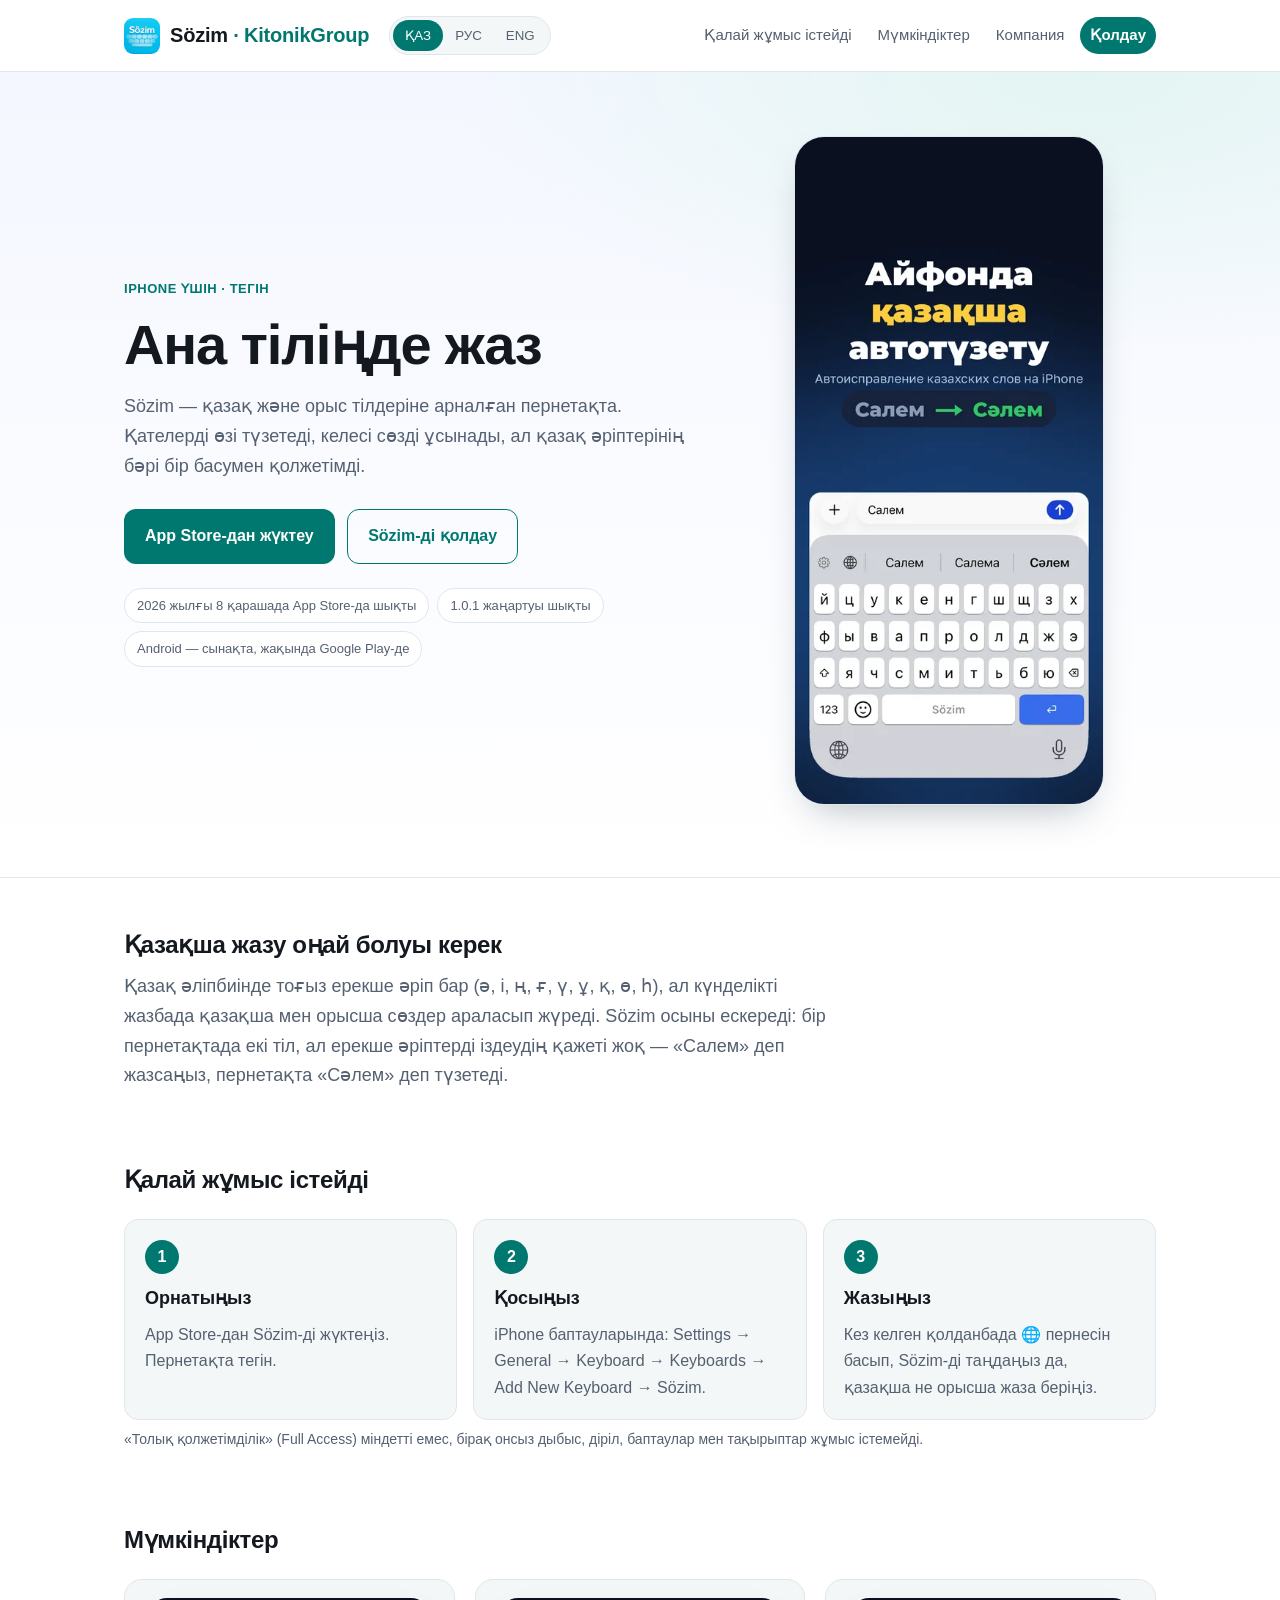
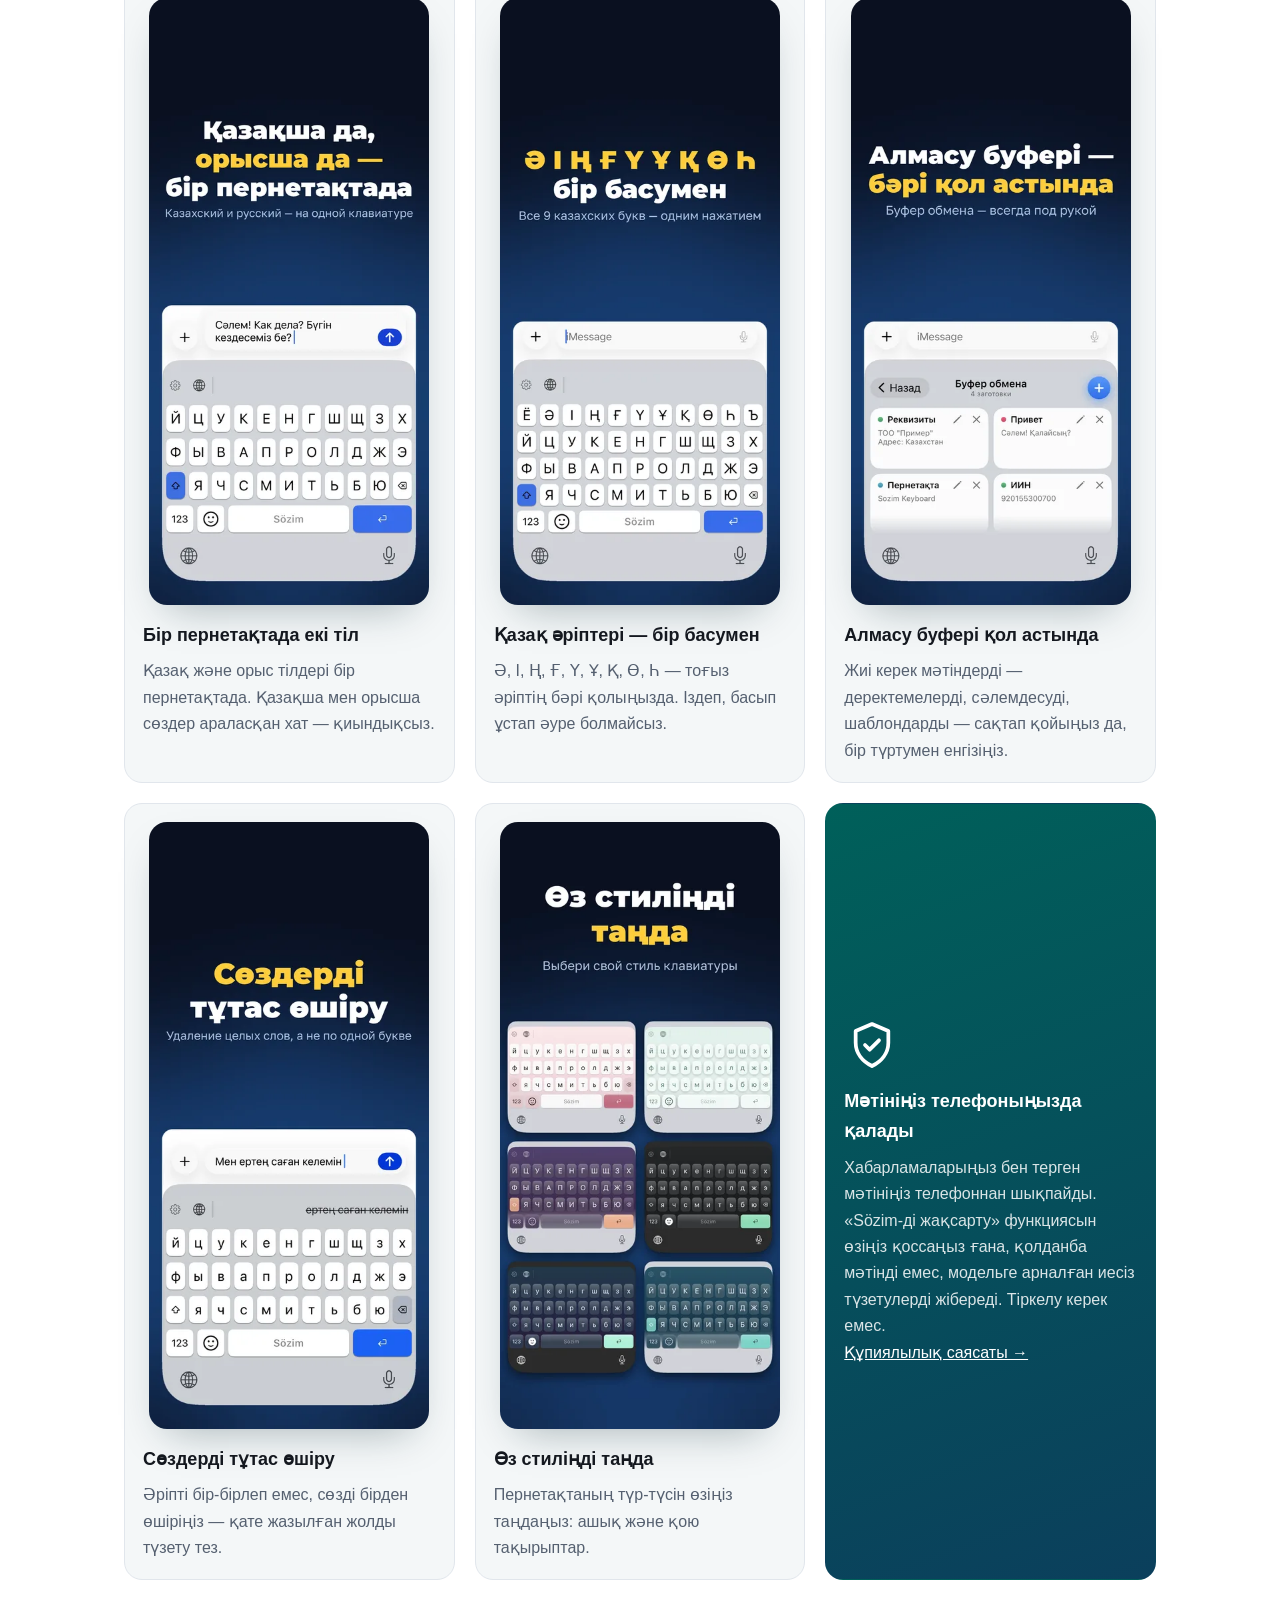
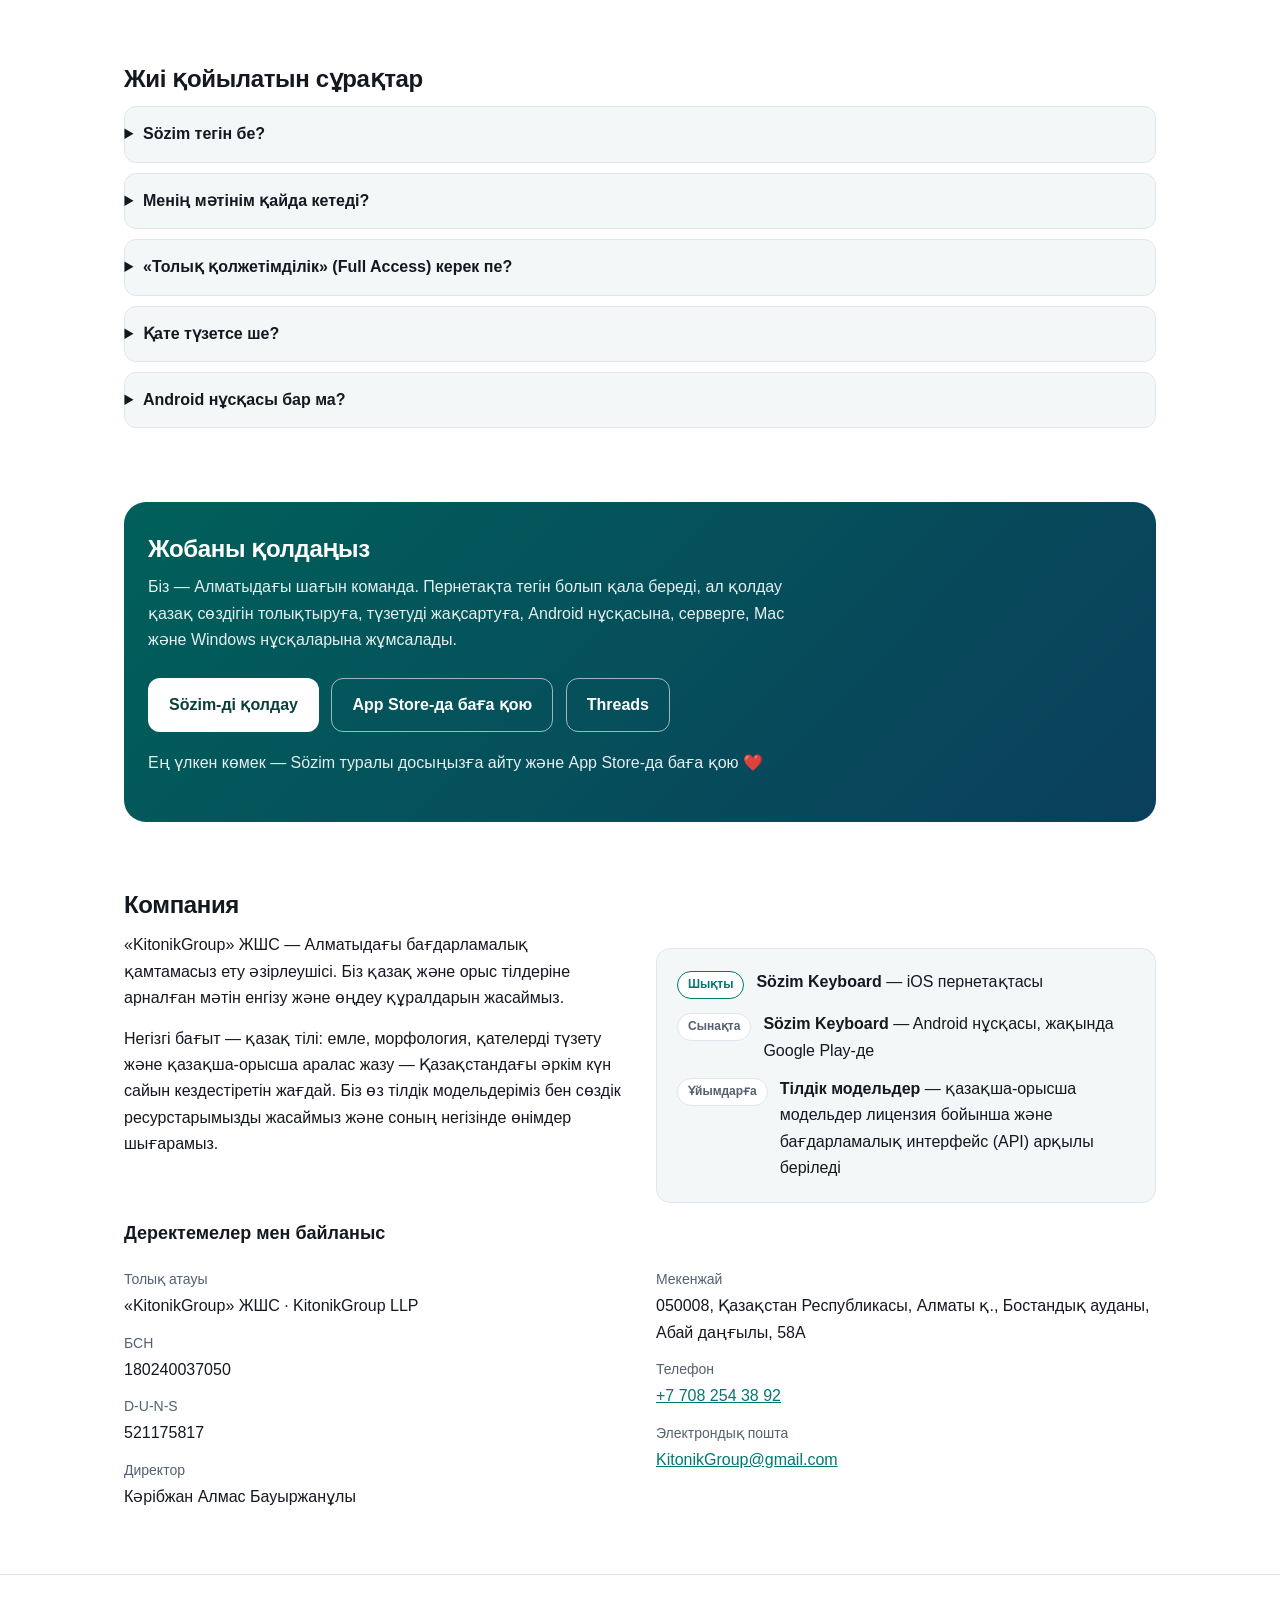
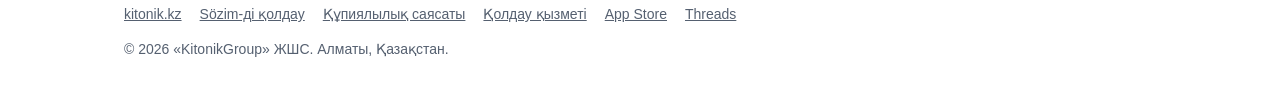
<file: index.html>
<!DOCTYPE html>
<html lang="kk" data-def="kk" data-t-kk="Sözim — iPhone-ға арналған қазақша пернетақта | KitonikGroup" data-t-ru="Sözim — казахская клавиатура для iPhone | KitonikGroup" data-t-en="Sözim — Kazakh keyboard for iPhone | KitonikGroup" data-d-kk="Sözim — қазақ және орыс тілдеріне арналған пернетақта: қателерді өзі түзетеді, қазақ әріптері бір басумен. Тегін. App Store-да." data-d-ru="Sözim — клавиатура для казахского и русского языков: сама исправляет ошибки, казахские буквы в одно нажатие. Бесплатно. В App Store." data-d-en="Sözim — a keyboard for Kazakh and Russian: fixes typos, every Kazakh letter in one tap. Free on the App Store.">
<head>
<meta charset="utf-8">
<meta name="viewport" content="width=device-width, initial-scale=1">
<title>Sözim — iPhone-ға арналған қазақша пернетақта | KitonikGroup</title>
<meta name="description" content="Sözim — қазақ және орыс тілдеріне арналған пернетақта: қателерді өзі түзетеді, қазақ әріптері бір басумен. Тегін. App Store-да.">
<meta name="color-scheme" content="light dark">
<meta property="og:title" content="Sözim — iPhone-ға арналған қазақша пернетақта | KitonikGroup">
<meta property="og:description" content="Sözim — қазақ және орыс тілдеріне арналған пернетақта: қателерді өзі түзетеді, қазақ әріптері бір басумен. Тегін. App Store-да.">
<meta property="og:image" content="https://kitonik.kz/assets/icon.jpg">
<link rel="icon" type="image/png" href="assets/favicon.png">
<link rel="apple-touch-icon" href="assets/apple-touch-icon.png">
<link rel="stylesheet" href="assets/site.css">
</head>
<body>

<header class="site">
  <div class="wrap top">
    <a class="brand" href="index.html"><img src="assets/icon-96.png" width="36" height="36" alt=""><div>Sözim<span> · KitonikGroup</span></div></a>
    <div class="lang" role="group" aria-label="Тіл · Язык · Language">
      <button type="button" data-lang="kk">ҚАЗ</button>
      <button type="button" data-lang="ru">РУС</button>
      <button type="button" data-lang="en">ENG</button>
    </div>
    <nav class="main" aria-label="Menu"><a href="index.html#how"><span data-l="kk">Қалай жұмыс істейді</span><span data-l="ru">Как это работает</span><span data-l="en">How it works</span></a><a href="index.html#features"><span data-l="kk">Мүмкіндіктер</span><span data-l="ru">Возможности</span><span data-l="en">Features</span></a><a href="index.html#company"><span data-l="kk">Компания</span><span data-l="ru">Компания</span><span data-l="en">Company</span></a><a href="qoldau/" class="pill"><span data-l="kk">Қолдау</span><span data-l="ru">Поддержать</span><span data-l="en">Support us</span></a></nav>
  </div>
</header>

<!-- ═════ HERO ═════ -->
<div class="hero">
  <div class="wrap">
    <div>
      <span class="eyebrow"><span data-l="kk">iPhone үшін · тегін</span><span data-l="ru">Для iPhone · бесплатно</span><span data-l="en">For iPhone · free</span></span>
      <h1 data-l="kk">Ана тіліңде жаз</h1><h1 data-l="ru">Пиши на родном языке</h1><h1 data-l="en">Write in your own language</h1>
      <p class="lead" data-l="kk">Sözim — қазақ және орыс тілдеріне арналған пернетақта. Қателерді өзі түзетеді, келесі сөзді ұсынады, ал қазақ әріптерінің бәрі бір басумен қолжетімді.</p><p class="lead" data-l="ru">Sözim — клавиатура для казахского и русского языков. Исправляет ошибки, подсказывает следующее слово, а все казахские буквы — в одно нажатие.</p><p class="lead" data-l="en">Sözim is a keyboard for Kazakh and Russian. It fixes typos, suggests the next word, and puts every Kazakh letter one tap away.</p>
      <p>
        <a class="btn" href="https://apps.apple.com/app/id6793591152"><span data-l="kk">App Store-дан жүктеу</span><span data-l="ru">Скачать в App Store</span><span data-l="en">Get it on the App Store</span></a>
        <a class="btn ghost" href="qoldau/"><span data-l="kk">Sözim-ді қолдау</span><span data-l="ru">Поддержать Sözim</span><span data-l="en">Support Sözim</span></a>
      </p>
      <ul class="chips">
        <li><span data-l="kk">2026 жылғы 8 қарашада App Store-да шықты</span><span data-l="ru">Вышла в App Store 8 ноября 2026</span><span data-l="en">Released on the App Store on 8 Nov 2026</span></li>
        <li><span data-l="kk">1.0.1 жаңартуы шықты</span><span data-l="ru">Вышло обновление 1.0.1</span><span data-l="en">Update 1.0.1 is out</span></li>
        <li><span data-l="kk">Android — сынақта, жақында Google Play-де</span><span data-l="ru">Android на тестировании — скоро в Google Play</span><span data-l="en">Android in testing — coming soon to Google Play</span></li>
      </ul>
    </div>
    <div>
      <img class="phone" src="assets/01-autocorrect.webp" srcset="assets/01-autocorrect.webp 420w, assets/01-autocorrect@2x.webp 840w" sizes="310px" width="420" height="910" decoding="async" alt="Sözim «Салем» сөзін «Сәлем» деп түзетеді" data-a-kk="Sözim «Салем» сөзін «Сәлем» деп түзетеді" data-a-ru="Sözim исправляет «Салем» на «Сәлем»" data-a-en="Sözim corrects “Салем” to “Сәлем”">
    </div>
  </div>
</div>

<main class="wrap">

<!-- ═════ ЗАЧЕМ ═════ -->
<section id="why">
  <h2 data-l="kk">Қазақша жазу оңай болуы керек</h2><h2 data-l="ru">Писать по-казахски должно быть легко</h2><h2 data-l="en">Typing Kazakh should be easy</h2>
  <p class="sec-lead" data-l="kk">Қазақ әліпбиінде тоғыз ерекше әріп бар (ә, і, ң, ғ, ү, ұ, қ, ө, һ), ал күнделікті жазбада қазақша мен орысша сөздер араласып жүреді. Sözim осыны ескереді: бір пернетақтада екі тіл, ал ерекше әріптерді іздеудің қажеті жоқ — «Салем» деп жазсаңыз, пернетақта «Сәлем» деп түзетеді.</p><p class="sec-lead" data-l="ru">В казахском алфавите девять особых букв (ә, і, ң, ғ, ү, ұ, қ, ө, һ), а в обычной переписке казахские и русские слова идут вперемешку. Sözim это учитывает: два языка на одной клавиатуре, а особые буквы не нужно искать — напишите «Салем», и клавиатура исправит на «Сәлем».</p><p class="sec-lead" data-l="en">The Kazakh alphabet has nine special letters (ә, і, ң, ғ, ү, ұ, қ, ө, һ), and everyday messages mix Kazakh and Russian words. Sözim is built for exactly that: two languages on one keyboard, and no hunting for special letters — type “Салем” and it corrects to “Сәлем”.</p>
</section>

<!-- ═════ КАК ЭТО РАБОТАЕТ ═════ -->
<section id="how">
  <h2 data-l="kk">Қалай жұмыс істейді</h2><h2 data-l="ru">Как это работает</h2><h2 data-l="en">How it works</h2>
  <ol class="steps">
    <li>
      <h3 data-l="kk">Орнатыңыз</h3><h3 data-l="ru">Установите</h3><h3 data-l="en">Install</h3>
      <p data-l="kk">App Store-дан Sözim-ді жүктеңіз. Пернетақта тегін.</p><p data-l="ru">Скачайте Sözim в App Store. Клавиатура бесплатна.</p><p data-l="en">Get Sözim from the App Store. The keyboard is free.</p>
    </li>
    <li>
      <h3 data-l="kk">Қосыңыз</h3><h3 data-l="ru">Добавьте клавиатуру</h3><h3 data-l="en">Add the keyboard</h3>
      <p data-l="kk">iPhone баптауларында: Settings → General → Keyboard → Keyboards → Add New Keyboard → Sözim.</p><p data-l="ru">В настройках iPhone: Настройки → Основные → Клавиатура → Клавиатуры → Новые клавиатуры → Sözim.</p><p data-l="en">In iPhone Settings: General → Keyboard → Keyboards → Add New Keyboard → Sözim.</p>
    </li>
    <li>
      <h3 data-l="kk">Жазыңыз</h3><h3 data-l="ru">Пишите</h3><h3 data-l="en">Start typing</h3>
      <p data-l="kk">Кез келген қолданбада 🌐 пернесін басып, Sözim-ді таңдаңыз да, қазақша не орысша жаза беріңіз.</p><p data-l="ru">В любом приложении нажмите 🌐, выберите Sözim — и пишите на казахском или русском.</p><p data-l="en">In any app, tap 🌐, choose Sözim, and write in Kazakh or Russian.</p>
    </li>
  </ol>
  <p class="note" data-l="kk">«Толық қолжетімділік» (Full Access) міндетті емес, бірақ онсыз дыбыс, діріл, баптаулар мен тақырыптар жұмыс істемейді.</p><p class="note" data-l="ru">«Полный доступ» (Full Access) необязателен, но без него не работают звук, вибрация, настройки и темы из приложения.</p><p class="note" data-l="en">Full Access is optional, but without it key sounds, vibration, settings and themes from the app won’t work.</p>
</section>

<!-- ═════ ВОЗМОЖНОСТИ ═════ -->
<section id="features">
  <h2 data-l="kk">Мүмкіндіктер</h2><h2 data-l="ru">Возможности</h2><h2 data-l="en">Features</h2>
  <div class="feat">
    <article class="fcard">
      <img src="assets/02-two-langs.webp" srcset="assets/02-two-langs.webp 420w, assets/02-two-langs@2x.webp 840w" sizes="(max-width:640px) 280px, 320px" width="420" height="910" loading="lazy" decoding="async" alt="Екі тілді пернетақта: қазақша және орысша мәтін" data-a-kk="Екі тілді пернетақта: қазақша және орысша мәтін" data-a-ru="Клавиатура с двумя языками: казахский и русский текст" data-a-en="Keyboard with two languages: Kazakh and Russian text">
      <h3 data-l="kk">Бір пернетақтада екі тіл</h3><h3 data-l="ru">Два языка на одной клавиатуре</h3><h3 data-l="en">Two languages, one keyboard</h3>
      <p data-l="kk">Қазақ және орыс тілдері бір пернетақтада. Қазақша мен орысша сөздер араласқан хат — қиындықсыз.</p><p data-l="ru">Казахский и русский — на одной клавиатуре. Сообщения, где казахские и русские слова идут вперемешку, больше не проблема.</p><p data-l="en">Kazakh and Russian live on one keyboard. Messages that mix both languages are no longer a hassle.</p>
    </article>
    <article class="fcard">
      <img src="assets/03-kaz-row.webp" srcset="assets/03-kaz-row.webp 420w, assets/03-kaz-row@2x.webp 840w" sizes="(max-width:640px) 280px, 320px" width="420" height="910" loading="lazy" decoding="async" alt="Қазақ әріптерінің қатары" data-a-kk="Қазақ әріптерінің қатары" data-a-ru="Ряд казахских букв" data-a-en="Row of Kazakh letters">
      <h3 data-l="kk">Қазақ әріптері — бір басумен</h3><h3 data-l="ru">Казахские буквы — одним нажатием</h3><h3 data-l="en">Kazakh letters in one tap</h3>
      <p data-l="kk">Ә, І, Ң, Ғ, Ү, Ұ, Қ, Ө, Һ — тоғыз әріптің бәрі қолыңызда. Іздеп, басып ұстап әуре болмайсыз.</p><p data-l="ru">Ә, І, Ң, Ғ, Ү, Ұ, Қ, Ө, Һ — все девять казахских букв под рукой. Не нужно искать их и удерживать клавиши.</p><p data-l="en">Ә, І, Ң, Ғ, Ү, Ұ, Қ, Ө, Һ — all nine Kazakh letters are right there. No searching, no long-presses.</p>
    </article>
    <article class="fcard">
      <img src="assets/04-clipboard.webp" srcset="assets/04-clipboard.webp 420w, assets/04-clipboard@2x.webp 840w" sizes="(max-width:640px) 280px, 320px" width="420" height="910" loading="lazy" decoding="async" alt="Алмасу буфері: сақталған жазбалар" data-a-kk="Алмасу буфері: сақталған жазбалар" data-a-ru="Буфер обмена: сохранённые заметки" data-a-en="Clipboard with saved notes">
      <h3 data-l="kk">Алмасу буфері қол астында</h3><h3 data-l="ru">Буфер обмена — всегда под рукой</h3><h3 data-l="en">Clipboard always at hand</h3>
      <p data-l="kk">Жиі керек мәтіндерді — деректемелерді, сәлемдесуді, шаблондарды — сақтап қойыңыз да, бір түртумен енгізіңіз.</p><p data-l="ru">Сохраняйте нужные тексты — реквизиты, приветствия, заготовки — и вставляйте одним касанием.</p><p data-l="en">Save the texts you reuse — bank details, greetings, templates — and paste them with one tap.</p>
    </article>
    <article class="fcard">
      <img src="assets/05-delete.webp" srcset="assets/05-delete.webp 420w, assets/05-delete@2x.webp 840w" sizes="(max-width:640px) 280px, 320px" width="420" height="910" loading="lazy" decoding="async" alt="Сөзді тұтас өшіру" data-a-kk="Сөзді тұтас өшіру" data-a-ru="Удаление слова целиком" data-a-en="Deleting a whole word">
      <h3 data-l="kk">Сөздерді тұтас өшіру</h3><h3 data-l="ru">Удаление целых слов</h3><h3 data-l="en">Delete whole words</h3>
      <p data-l="kk">Әріпті бір-бірлеп емес, сөзді бірден өшіріңіз — қате жазылған жолды түзету тез.</p><p data-l="ru">Удаляйте сразу слово, а не по одной букве — исправлять опечатки быстрее.</p><p data-l="en">Remove a whole word at once instead of one letter at a time — fixing typos is faster.</p>
    </article>
    <article class="fcard">
      <img src="assets/06-themes.webp" srcset="assets/06-themes.webp 420w, assets/06-themes@2x.webp 840w" sizes="(max-width:640px) 280px, 320px" width="420" height="910" loading="lazy" decoding="async" alt="Пернетақта тақырыптары" data-a-kk="Пернетақта тақырыптары" data-a-ru="Темы клавиатуры" data-a-en="Keyboard themes">
      <h3 data-l="kk">Өз стиліңді таңда</h3><h3 data-l="ru">Выберите свой стиль</h3><h3 data-l="en">Pick your style</h3>
      <p data-l="kk">Пернетақтаның түр-түсін өзіңіз таңдаңыз: ашық және қою тақырыптар.</p><p data-l="ru">Выберите цвет и вид клавиатуры: есть светлые и тёмные темы.</p><p data-l="en">Choose how your keyboard looks: there are light and dark themes.</p>
    </article>
    <article class="fcard priv">
      <svg viewBox="0 0 24 24" fill="none" stroke="currentColor" stroke-width="1.6" stroke-linecap="round" stroke-linejoin="round" aria-hidden="true"><path d="M12 3l7 3v5c0 4.5-3 8-7 10-4-2-7-5.5-7-10V6z"/><path d="M9 12l2 2 4-4"/></svg>
      <h3 data-l="kk">Мәтініңіз телефоныңызда қалады</h3><h3 data-l="ru">Ваш текст остаётся на телефоне</h3><h3 data-l="en">Your text stays on your phone</h3>
      <p data-l="kk">Хабарламаларыңыз бен терген мәтініңіз телефоннан шықпайды. «Sözim-ді жақсарту» функциясын өзіңіз қоссаңыз ғана, қолданба мәтінді емес, модельге арналған иесіз түзетулерді жібереді. Тіркелу керек емес.</p><p data-l="ru">Ваши сообщения и набранный текст не уходят с телефона. Только если вы сами включите «Улучшать Sözim», приложение отправляет обезличенные поправки к модели — не ваш текст. Регистрация не нужна.</p><p data-l="en">Your messages and what you type never leave your phone. Only if you turn on “Improve Sözim” does the app send anonymized model updates — never your text. No sign-up needed.</p>
      <p><a href="privacy.html"><span data-l="kk">Құпиялылық саясаты →</span><span data-l="ru">Политика конфиденциальности →</span><span data-l="en">Privacy policy →</span></a></p>
    </article>
  </div>
</section>

<!-- ═════ FAQ ═════ -->
<section id="faq">
  <h2 data-l="kk">Жиі қойылатын сұрақтар</h2><h2 data-l="ru">Частые вопросы</h2><h2 data-l="en">FAQ</h2>
  <details>
    <summary><span data-l="kk">Sözim тегін бе?</span><span data-l="ru">Sözim бесплатна?</span><span data-l="en">Is Sözim free?</span></summary>
    <p data-l="kk">Иә. iPhone-ға арналған пернетақта тегін және тегін болып қала береді.</p><p data-l="ru">Да. Клавиатура для iPhone бесплатна и останется бесплатной.</p><p data-l="en">Yes. The iPhone keyboard is free and will stay free.</p>
  </details>
  <details>
    <summary><span data-l="kk">Менің мәтінім қайда кетеді?</span><span data-l="ru">Куда уходит мой текст?</span><span data-l="en">Where does my text go?</span></summary>
    <p data-l="kk">Ешқайда: хабарламаларыңыз бен терген мәтініңіз телефоннан шықпайды. «Sözim-ді жақсарту» қосулы болса, тек иесіз түзетулер жіберіледі. Толығырақ — құпиялылық саясатында.</p><p data-l="ru">Никуда: сообщения и набранный текст не уходят с телефона. Если включено «Улучшать Sözim», отправляются только обезличенные поправки к модели. Подробности — в политике конфиденциальности.</p><p data-l="en">Nowhere: your messages and what you type never leave your phone. With “Improve Sözim” on, only anonymized model updates are sent. Details are in the privacy policy.</p>
  </details>
  <details>
    <summary><span data-l="kk">«Толық қолжетімділік» (Full Access) керек пе?</span><span data-l="ru">Нужен ли «Полный доступ» (Full Access)?</span><span data-l="en">Do I need to allow Full Access?</span></summary>
    <p data-l="kk">Міндетті емес, бірақ ұсынамыз. Онсыз пернетақта жазады, бірақ дыбыс, діріл, қолданбадағы баптаулар мен тақырыптар, үйренген сөздерді сақтау және алмасу буферінің дайын мәтіндері жұмыс істемейді. Толығырақ — құпиялылық саясатында.</p><p data-l="ru">Необязательно, но рекомендуем. Без него клавиатура печатает, но не работают звук, вибрация, настройки и темы из приложения, сохранение выученных слов и заготовки буфера обмена. Подробности — в политике конфиденциальности.</p><p data-l="en">Optional, but recommended. Without it the keyboard still types, but key sounds, vibration, settings and themes from the app, saving learned words and clipboard snippets won’t work. Details are in the privacy policy.</p>
  </details>
  <details>
    <summary><span data-l="kk">Қате түзетсе ше?</span><span data-l="ru">А если исправит неверно?</span><span data-l="en">What if it corrects a word wrongly?</span></summary>
    <p data-l="kk">Растаған сөздеріңіз жеке сөздікте (тек телефоныңызда) сақталады — пернетақта оларды енді түзетпейді. Қате түзету кездессе, бізге жазыңыз: теріп жазған сөзіңіз бен нәтижесін көрсетсеңіз жеткілікті.</p><p data-l="ru">Подтверждённые вами слова сохраняются в личном словаре (только на телефоне) — клавиатура больше их не исправляет. Если встретите неверное исправление, напишите нам: достаточно набранного слова и того, во что оно превратилось.</p><p data-l="en">Words you confirm are saved to a personal dictionary (on your phone only) and are no longer corrected. If you spot a wrong correction, write to us — the word you typed and what it became is all we need.</p>
  </details>
  <details>
    <summary><span data-l="kk">Android нұсқасы бар ма?</span><span data-l="ru">Есть ли версия для Android?</span><span data-l="en">Is there an Android version?</span></summary>
    <p data-l="kk">Android нұсқасы сынақта — жақында Google Play-де шығады.</p><p data-l="ru">Версия для Android на тестировании — скоро в Google Play.</p><p data-l="en">The Android version is in testing — coming soon to Google Play.</p>
  </details>
</section>

<!-- ═════ ПОДДЕРЖКА ═════ -->
<section id="support">
  <div class="band">
    <h2 data-l="kk">Жобаны қолдаңыз</h2><h2 data-l="ru">Поддержите проект</h2><h2 data-l="en">Support the project</h2>
    <p data-l="kk">Біз — Алматыдағы шағын команда. Пернетақта тегін болып қала береді, ал қолдау қазақ сөздігін толықтыруға, түзетуді жақсартуға, Android нұсқасына, серверге, Mac және Windows нұсқаларына жұмсалады.</p><p data-l="ru">Мы — небольшая команда из Алматы. Клавиатура останется бесплатной, а поддержка пойдёт на пополнение казахского словаря, улучшение исправлений, версию для Android, сервер, версии для Mac и Windows.</p><p data-l="en">We are a small team from Almaty. The keyboard will stay free, and your support goes to growing the Kazakh dictionary, improving corrections, the Android version, servers, and Mac and Windows versions.</p>
    <p>
      <a class="btn light" href="qoldau/"><span data-l="kk">Sözim-ді қолдау</span><span data-l="ru">Поддержать Sözim</span><span data-l="en">Support Sözim</span></a>
      <a class="btn line-light" href="https://apps.apple.com/app/id6793591152?action=write-review"><span data-l="kk">App Store-да баға қою</span><span data-l="ru">Оценить в App Store</span><span data-l="en">Rate on the App Store</span></a>
      <a class="btn line-light" href="https://www.threads.net/@sozim_keyboard">Threads</a>
    </p>
    <p data-l="kk">Ең үлкен көмек — Sözim туралы досыңызға айту және App Store-да баға қою ❤️</p><p data-l="ru">Самая большая помощь — рассказать о Sözim друзьям и поставить оценку в App Store ❤️</p><p data-l="en">The biggest help of all: tell a friend about Sözim and leave a rating on the App Store ❤️</p>
  </div>
</section>

<!-- ═════ КОМПАНИЯ ═════ -->
<section id="company">
  <h2 data-l="kk">Компания</h2><h2 data-l="ru">Компания</h2><h2 data-l="en">Company</h2>
  <div class="cols">
    <div>
      <p data-l="kk">«KitonikGroup» ЖШС — Алматыдағы бағдарламалық қамтамасыз ету әзірлеушісі. Біз қазақ және орыс тілдеріне арналған мәтін енгізу және өңдеу құралдарын жасаймыз.</p><p data-l="ru">ТОО «KitonikGroup» — компания по разработке программного обеспечения из Алматы. Мы делаем инструменты ввода и обработки текста для казахского и русского языков.</p><p data-l="en">KitonikGroup LLP is a software company from Almaty. We build text input and processing tools for Kazakh and Russian.</p>
      <p data-l="kk">Негізгі бағыт — қазақ тілі: емле, морфология, қателерді түзету және қазақша-орысша аралас жазу — Қазақстандағы әркім күн сайын кездестіретін жағдай. Біз өз тілдік модельдеріміз бен сөздік ресурстарымызды жасаймыз және соның негізінде өнімдер шығарамыз.</p><p data-l="ru">Основное направление — казахский язык: орфография, морфология, исправление опечаток и смешанный казахско-русский ввод, с которым ежедневно сталкивается любой житель Казахстана. Мы разрабатываем собственные языковые модели и словарные ресурсы, а также программные продукты на их основе.</p><p data-l="en">Our main focus is the Kazakh language: spelling, morphology, typo correction and mixed Kazakh–Russian input, which everyone in Kazakhstan deals with every day. We develop our own language models and dictionary resources, and build products on top of them.</p>
    </div>
    <div>
      <div class="card">
        <div class="prod"><span class="tag ok"><span data-l="kk">Шықты</span><span data-l="ru">Вышло</span><span data-l="en">Live</span></span><div><strong>Sözim Keyboard</strong> — <span data-l="kk">iOS пернетақтасы</span><span data-l="ru">клавиатура для iOS</span><span data-l="en">keyboard for iOS</span></div></div>
        <div class="prod" style="margin-top:12px"><span class="tag"><span data-l="kk">Сынақта</span><span data-l="ru">Тест</span><span data-l="en">Testing</span></span><div><strong>Sözim Keyboard</strong> — <span data-l="kk">Android нұсқасы, жақында Google Play-де</span><span data-l="ru">версия для Android, скоро в Google Play</span><span data-l="en">Android version, coming soon to Google Play</span></div></div>
        <div class="prod" style="margin-top:12px"><span class="tag"><span data-l="kk">Ұйымдарға</span><span data-l="ru">Организациям</span><span data-l="en">For orgs</span></span><div><strong><span data-l="kk">Тілдік модельдер</span><span data-l="ru">Языковые модели</span><span data-l="en">Language models</span></strong> — <span data-l="kk">қазақша-орысша модельдер лицензия бойынша және бағдарламалық интерфейс (API) арқылы беріледі</span><span data-l="ru">казахско-русские модели для исправления и предсказания текста, доступ по лицензии и через программный интерфейс (API)</span><span data-l="en">Kazakh–Russian models for text correction and prediction, available under licence and through an API</span></div></div>
      </div>
    </div>
  </div>

  <h3 data-l="kk">Деректемелер мен байланыс</h3><h3 data-l="ru">Контакты и реквизиты</h3><h3 data-l="en">Details and contacts</h3>
  <div class="cols">
    <dl>
      <dt><span data-l="kk">Толық атауы</span><span data-l="ru">Полное наименование</span><span data-l="en">Full name</span></dt><dd><span data-l="kk">«KitonikGroup» ЖШС · KitonikGroup LLP</span><span data-l="ru">ТОО «KitonikGroup» · KitonikGroup LLP</span><span data-l="en">KitonikGroup LLP · ТОО «KitonikGroup»</span></dd>
      <dt><span data-l="kk">БСН</span><span data-l="ru">БИН</span><span data-l="en">BIN</span></dt><dd>180240037050</dd>
      <dt>D-U-N-S</dt><dd>521175817</dd>
      <dt><span data-l="kk">Директор</span><span data-l="ru">Директор</span><span data-l="en">Director</span></dt><dd><span data-l="kk">Кәрібжан Алмас Бауыржанұлы</span><span data-l="ru">Кәрібжан Алмас Бауыржанұлы</span><span data-l="en">Karibzhan Almas Bauyrzhanuly</span></dd>
    </dl>
    <dl>
      <dt><span data-l="kk">Мекенжай</span><span data-l="ru">Адрес</span><span data-l="en">Address</span></dt><dd><span data-l="kk">050008, Қазақстан Республикасы, Алматы қ., Бостандық ауданы, Абай даңғылы, 58А</span><span data-l="ru">050008, Республика Казахстан, г. Алматы, Бостандыкский район, пр. Абая, д. 58А</span><span data-l="en">050008, Republic of Kazakhstan, Almaty, Bostandyk District, 58A Abay Ave.</span></dd>
      <dt><span data-l="kk">Телефон</span><span data-l="ru">Телефон</span><span data-l="en">Phone</span></dt><dd><a href="tel:+77082543892">+7 708 254 38 92</a></dd>
      <dt><span data-l="kk">Электрондық пошта</span><span data-l="ru">Электронная почта</span><span data-l="en">Email</span></dt><dd><a href="mailto:KitonikGroup@gmail.com">KitonikGroup@gmail.com</a></dd>
    </dl>
  </div>
</section>

</main>


<footer class="site">
  <div class="wrap">
    <div class="fl">
      <a href="index.html">kitonik.kz</a>
      <a href="qoldau/"><span data-l="kk">Sözim-ді қолдау</span><span data-l="ru">Поддержать Sözim</span><span data-l="en">Support Sözim</span></a>
      <a href="privacy.html"><span data-l="kk">Құпиялылық саясаты</span><span data-l="ru">Конфиденциальность</span><span data-l="en">Privacy policy</span></a>
      <a href="support.html"><span data-l="kk">Қолдау қызметі</span><span data-l="ru">Поддержка</span><span data-l="en">Help &amp; contact</span></a>
      <a href="https://apps.apple.com/app/id6793591152">App Store</a>
      <a href="https://www.threads.net/@sozim_keyboard">Threads</a>
    </div>
    <div><span data-l="kk">© 2026 «KitonikGroup» ЖШС. Алматы, Қазақстан.</span><span data-l="ru">© 2026 ТОО «KitonikGroup». Алматы, Казахстан.</span><span data-l="en">© 2026 KitonikGroup LLP. Almaty, Kazakhstan.</span></div>
  </div>
</footer>

<script src="assets/site.js"></script>
</body>
</html>
</file>
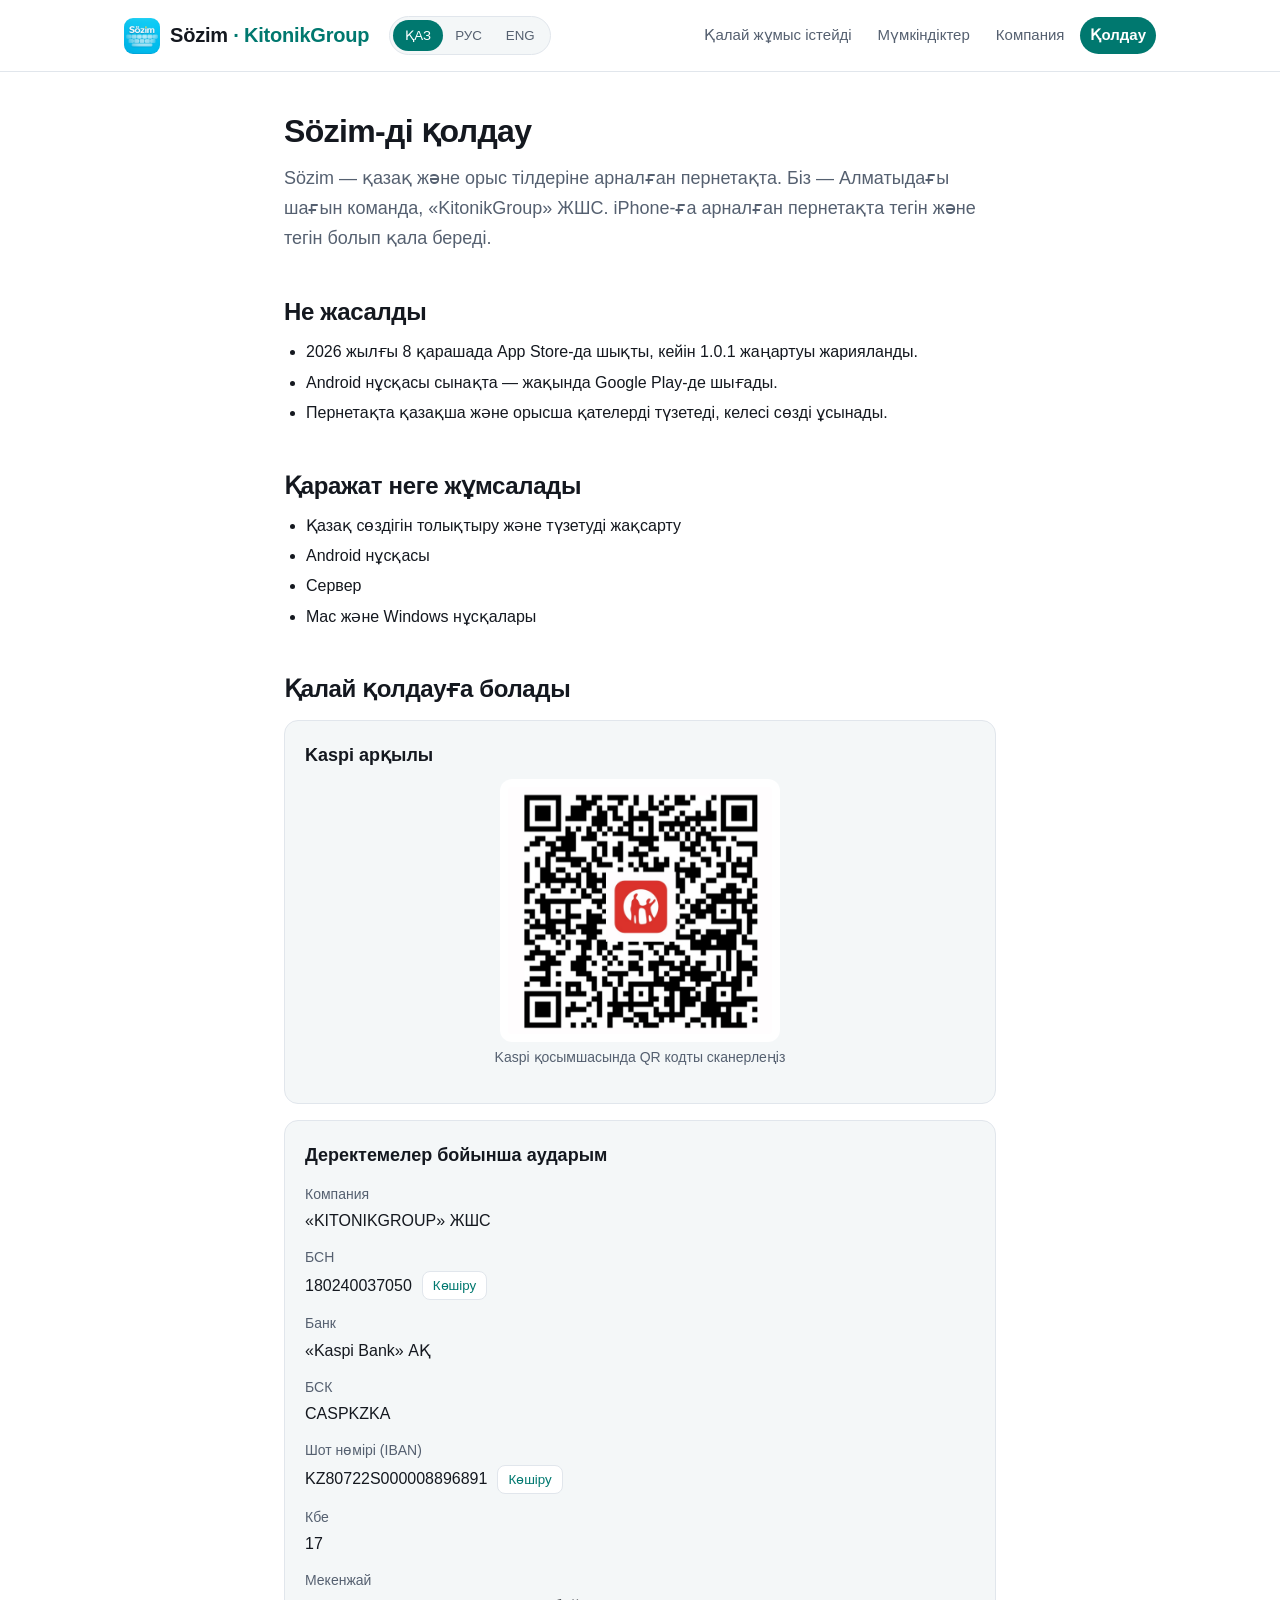
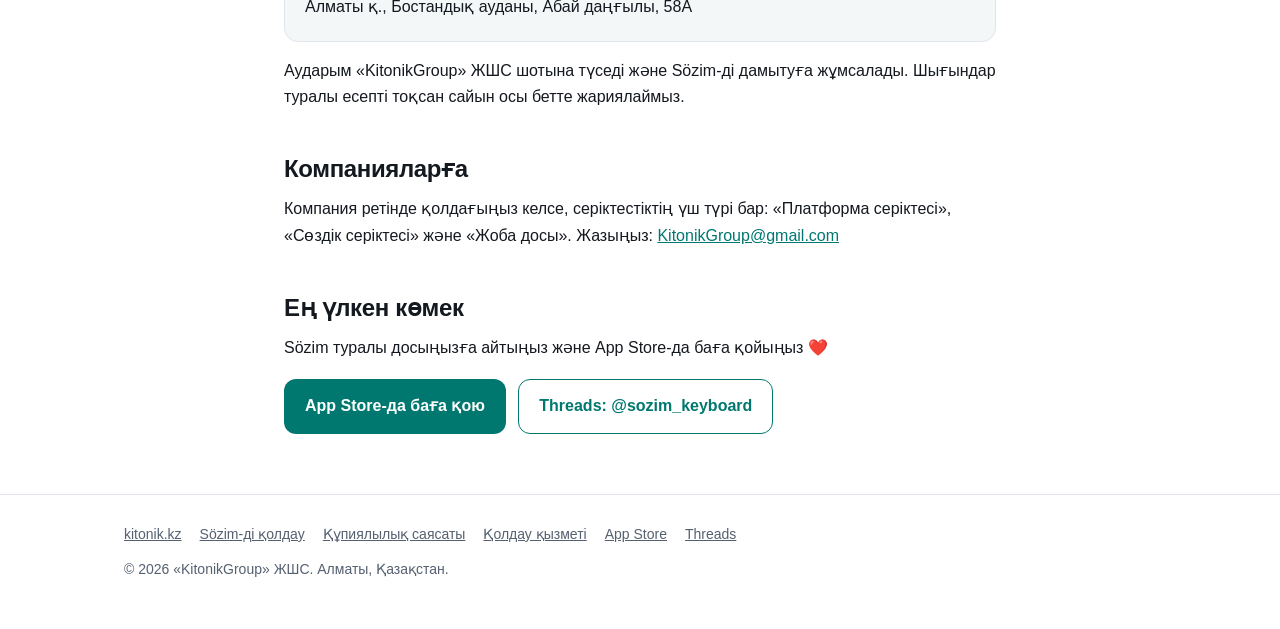
<file: qoldau/index.html>
<!DOCTYPE html>
<html lang="kk" data-def="kk" data-t-kk="Sözim-ді қолдау · Поддержать Sözim · Support Sözim" data-t-ru="Поддержать Sözim · Sözim-ді қолдау · Support Sözim" data-t-en="Support Sözim · Sözim-ді қолдау · Поддержать Sözim" data-d-kk="Sözim — қазақ және орыс тілдерінің пернетақтасы. Жобаны қолдау." data-d-ru="Sözim — клавиатура для казахского и русского языков. Поддержать проект." data-d-en="Sözim — a keyboard for Kazakh and Russian. Support the project.">
<head>
<meta charset="utf-8">
<meta name="viewport" content="width=device-width, initial-scale=1">
<title>Sözim-ді қолдау · Поддержать Sözim · Support Sözim</title>
<meta name="description" content="Sözim — қазақ және орыс тілдерінің пернетақтасы. Жобаны қолдау.">
<meta name="color-scheme" content="light dark">
<meta property="og:title" content="Sözim-ді қолдау · Поддержать Sözim · Support Sözim">
<meta property="og:description" content="Sözim — қазақ және орыс тілдерінің пернетақтасы. Жобаны қолдау.">
<meta property="og:image" content="https://kitonik.kz/assets/icon.jpg">
<link rel="icon" type="image/png" href="../assets/favicon.png">
<link rel="apple-touch-icon" href="../assets/apple-touch-icon.png">
<link rel="stylesheet" href="../assets/site.css">
</head>
<body>

<header class="site">
  <div class="wrap top">
    <a class="brand" href="../index.html"><img src="../assets/icon-96.png" width="36" height="36" alt=""><div>Sözim<span> · KitonikGroup</span></div></a>
    <div class="lang" role="group" aria-label="Тіл · Язык · Language">
      <button type="button" data-lang="kk">ҚАЗ</button>
      <button type="button" data-lang="ru">РУС</button>
      <button type="button" data-lang="en">ENG</button>
    </div>
    <nav class="main" aria-label="Menu"><a href="../index.html#how"><span data-l="kk">Қалай жұмыс істейді</span><span data-l="ru">Как это работает</span><span data-l="en">How it works</span></a><a href="../index.html#features"><span data-l="kk">Мүмкіндіктер</span><span data-l="ru">Возможности</span><span data-l="en">Features</span></a><a href="../index.html#company"><span data-l="kk">Компания</span><span data-l="ru">Компания</span><span data-l="en">Company</span></a><a href="../qoldau/" class="pill"><span data-l="kk">Қолдау</span><span data-l="ru">Поддержать</span><span data-l="en">Support us</span></a></nav>
  </div>
</header>

<main class="wrap narrow">

<!-- ═════════ ҚАЗАҚША ═════════ -->
<div data-l="kk">
  <h1>Sözim-ді қолдау</h1>
  <p class="lead">Sözim — қазақ және орыс тілдеріне арналған пернетақта. Біз — Алматыдағы шағын команда, «KitonikGroup» ЖШС. iPhone-ға арналған пернетақта тегін және тегін болып қала береді.</p>

  <h2>Не жасалды</h2>
  <ul>
    <li>2026 жылғы 8 қарашада App Store-да шықты, кейін 1.0.1 жаңартуы жарияланды.</li>
    <li>Android нұсқасы сынақта — жақында Google Play-де шығады.</li>
    <li>Пернетақта қазақша және орысша қателерді түзетеді, келесі сөзді ұсынады.</li>
  </ul>

  <h2>Қаражат неге жұмсалады</h2>
  <ul>
    <li>Қазақ сөздігін толықтыру және түзетуді жақсарту</li>
    <li>Android нұсқасы</li>
    <li>Сервер</li>
    <li>Mac және Windows нұсқалары</li>
  </ul>

  <h2>Қалай қолдауға болады</h2>
  <div class="card">
    <h3>Kaspi арқылы</h3>
    <img class="qr" src="kaspi-qr.png" width="280" height="280" alt="Kaspi QR — KitonikGroup">
    <p class="center">Kaspi қосымшасында QR кодты сканерлеңіз</p>
  </div>
  <div class="card">
    <h3>Деректемелер бойынша аударым</h3>
    <dl>
      <dt>Компания</dt><dd>«KITONIKGROUP» ЖШС</dd>
      <dt>БСН</dt><dd class="flex"><span>180240037050</span><button class="copy" data-c="180240037050"><span data-l="kk">Көшіру</span><span data-l="ru">Копировать</span><span data-l="en">Copy</span><span class="ok">✓</span></button></dd>
      <dt>Банк</dt><dd>«Kaspi Bank» АҚ</dd>
      <dt>БСК</dt><dd>CASPKZKA</dd>
      <dt>Шот нөмірі (IBAN)</dt><dd class="flex"><span class="iban">KZ80722S000008896891</span><button class="copy" data-c="KZ80722S000008896891"><span data-l="kk">Көшіру</span><span data-l="ru">Копировать</span><span data-l="en">Copy</span><span class="ok">✓</span></button></dd>
      <dt>Кбе</dt><dd>17</dd>
      <dt>Мекенжай</dt><dd>Алматы қ., Бостандық ауданы, Абай даңғылы, 58А</dd>
    </dl>
  </div>
  <p>Аударым «KitonikGroup» ЖШС шотына түседі және Sözim-ді дамытуға жұмсалады. Шығындар туралы есепті тоқсан сайын осы бетте жариялаймыз.</p>

  <h2>Компанияларға</h2>
  <p>Компания ретінде қолдағыңыз келсе, серіктестіктің үш түрі бар: «Платформа серіктесі», «Сөздік серіктесі» және «Жоба досы». Жазыңыз: <a href="mailto:KitonikGroup@gmail.com">KitonikGroup@gmail.com</a></p>

  <h2>Ең үлкен көмек</h2>
  <p>Sözim туралы досыңызға айтыңыз және App Store-да баға қойыңыз ❤️</p>
  <p>
    <a class="btn" href="https://apps.apple.com/app/id6793591152?action=write-review">App Store-да баға қою</a>
    <a class="btn ghost" href="https://www.threads.net/@sozim_keyboard">Threads: @sozim_keyboard</a>
  </p>
</div>

<!-- ═════════ ПО-РУССКИ ═════════ -->
<div data-l="ru">
  <h1>Поддержать Sözim</h1>
  <p class="lead">Sözim — клавиатура для казахского и русского языков. Мы — небольшая команда из Алматы, ТОО «KitonikGroup». Клавиатура для iPhone бесплатна и останется бесплатной.</p>

  <h2>Что уже сделано</h2>
  <ul>
    <li>8 ноября 2026 года вышла в App Store, затем вышло обновление 1.0.1.</li>
    <li>Версия для Android на тестировании — скоро в Google Play.</li>
    <li>Клавиатура исправляет ошибки на казахском и русском и подсказывает следующее слово.</li>
  </ul>

  <h2>На что пойдут деньги</h2>
  <ul>
    <li>Пополнение казахского словаря и улучшение исправлений</li>
    <li>Версия для Android</li>
    <li>Сервер</li>
    <li>Версии для Mac и Windows</li>
  </ul>

  <h2>Как поддержать</h2>
  <div class="card">
    <h3>Через Kaspi</h3>
    <img class="qr" src="kaspi-qr.png" width="280" height="280" alt="Kaspi QR — KitonikGroup">
    <p class="center">Отсканируйте QR-код в приложении Kaspi</p>
  </div>
  <div class="card">
    <h3>Перевод по реквизитам</h3>
    <dl>
      <dt>Компания</dt><dd>ТОО «KITONIKGROUP»</dd>
      <dt>БИН</dt><dd class="flex"><span>180240037050</span><button class="copy" data-c="180240037050"><span data-l="kk">Көшіру</span><span data-l="ru">Копировать</span><span data-l="en">Copy</span><span class="ok">✓</span></button></dd>
      <dt>Банк</dt><dd>АО «Kaspi Bank»</dd>
      <dt>БИК</dt><dd>CASPKZKA</dd>
      <dt>Номер счёта (IBAN)</dt><dd class="flex"><span class="iban">KZ80722S000008896891</span><button class="copy" data-c="KZ80722S000008896891"><span data-l="kk">Көшіру</span><span data-l="ru">Копировать</span><span data-l="en">Copy</span><span class="ok">✓</span></button></dd>
      <dt>КБе</dt><dd>17</dd>
      <dt>Адрес</dt><dd>г. Алматы, Бостандыкский район, пр. Абая, 58А</dd>
    </dl>
  </div>
  <p>Перевод поступает на счёт ТОО «KitonikGroup» и идёт на развитие Sözim. Отчёт о тратах публикуем на этой странице раз в квартал.</p>

  <h2>Для компаний</h2>
  <p>Если вы хотите поддержать проект как компания, есть три формата партнёрства: «Партнёр платформы», «Партнёр словаря» и «Друг проекта». Напишите нам: <a href="mailto:KitonikGroup@gmail.com">KitonikGroup@gmail.com</a></p>

  <h2>Самая большая помощь</h2>
  <p>Расскажите о Sözim друзьям и поставьте оценку в App Store ❤️</p>
  <p>
    <a class="btn" href="https://apps.apple.com/app/id6793591152?action=write-review">Оценить в App Store</a>
    <a class="btn ghost" href="https://www.threads.net/@sozim_keyboard">Threads: @sozim_keyboard</a>
  </p>
</div>

<!-- ═════════ ENGLISH ═════════ -->
<div data-l="en">
  <h1>Support Sözim</h1>
  <p class="lead">Sözim is a keyboard for Kazakh and Russian. We are a small team from Almaty, KitonikGroup LLP. The iPhone keyboard is free and will stay free.</p>

  <h2>What’s done so far</h2>
  <ul>
    <li>Released on the App Store on 8 November 2026; update 1.0.1 followed.</li>
    <li>The Android version is in testing — coming soon to Google Play.</li>
    <li>The keyboard corrects typos in Kazakh and Russian and suggests the next word.</li>
  </ul>

  <h2>Where the money goes</h2>
  <ul>
    <li>Growing the Kazakh dictionary and improving corrections</li>
    <li>The Android version</li>
    <li>Servers</li>
    <li>Mac and Windows versions</li>
  </ul>

  <h2>How to support</h2>
  <div class="card">
    <h3>Via Kaspi</h3>
    <img class="qr" src="kaspi-qr.png" width="280" height="280" alt="Kaspi QR — KitonikGroup">
    <p class="center">Scan the QR code in the Kaspi app</p>
  </div>
  <div class="card">
    <h3>Bank transfer</h3>
    <dl>
      <dt>Company</dt><dd>KITONIKGROUP LLP</dd>
      <dt>BIN</dt><dd class="flex"><span>180240037050</span><button class="copy" data-c="180240037050"><span data-l="kk">Көшіру</span><span data-l="ru">Копировать</span><span data-l="en">Copy</span><span class="ok">✓</span></button></dd>
      <dt>Bank</dt><dd>Kaspi Bank JSC</dd>
      <dt>BIC (SWIFT)</dt><dd>CASPKZKA</dd>
      <dt>Account number (IBAN)</dt><dd class="flex"><span class="iban">KZ80722S000008896891</span><button class="copy" data-c="KZ80722S000008896891"><span data-l="kk">Көшіру</span><span data-l="ru">Копировать</span><span data-l="en">Copy</span><span class="ok">✓</span></button></dd>
      <dt>KBe (beneficiary code)</dt><dd>17</dd>
      <dt>Address</dt><dd>58A Abay Ave., Bostandyk District, Almaty</dd>
    </dl>
  </div>
  <p>Transfers go to the account of KitonikGroup LLP and are spent on developing Sözim. We publish a spending report on this page every quarter.</p>

  <h2>For companies</h2>
  <p>If you would like to support the project as a company, there are three partnership formats: “Platform Partner”, “Dictionary Partner” and “Friend of the Project”. Write to us: <a href="mailto:KitonikGroup@gmail.com">KitonikGroup@gmail.com</a></p>

  <h2>The biggest help</h2>
  <p>Tell your friends about Sözim and leave a rating on the App Store ❤️</p>
  <p>
    <a class="btn" href="https://apps.apple.com/app/id6793591152?action=write-review">Rate on the App Store</a>
    <a class="btn ghost" href="https://www.threads.net/@sozim_keyboard">Threads: @sozim_keyboard</a>
  </p>
</div>

</main>


<footer class="site">
  <div class="wrap">
    <div class="fl">
      <a href="../index.html">kitonik.kz</a>
      <a href="../qoldau/"><span data-l="kk">Sözim-ді қолдау</span><span data-l="ru">Поддержать Sözim</span><span data-l="en">Support Sözim</span></a>
      <a href="../privacy.html"><span data-l="kk">Құпиялылық саясаты</span><span data-l="ru">Конфиденциальность</span><span data-l="en">Privacy policy</span></a>
      <a href="../support.html"><span data-l="kk">Қолдау қызметі</span><span data-l="ru">Поддержка</span><span data-l="en">Help &amp; contact</span></a>
      <a href="https://apps.apple.com/app/id6793591152">App Store</a>
      <a href="https://www.threads.net/@sozim_keyboard">Threads</a>
    </div>
    <div><span data-l="kk">© 2026 «KitonikGroup» ЖШС. Алматы, Қазақстан.</span><span data-l="ru">© 2026 ТОО «KitonikGroup». Алматы, Казахстан.</span><span data-l="en">© 2026 KitonikGroup LLP. Almaty, Kazakhstan.</span></div>
  </div>
</footer>

<script src="../assets/site.js"></script>
</body>
</html>
</file>
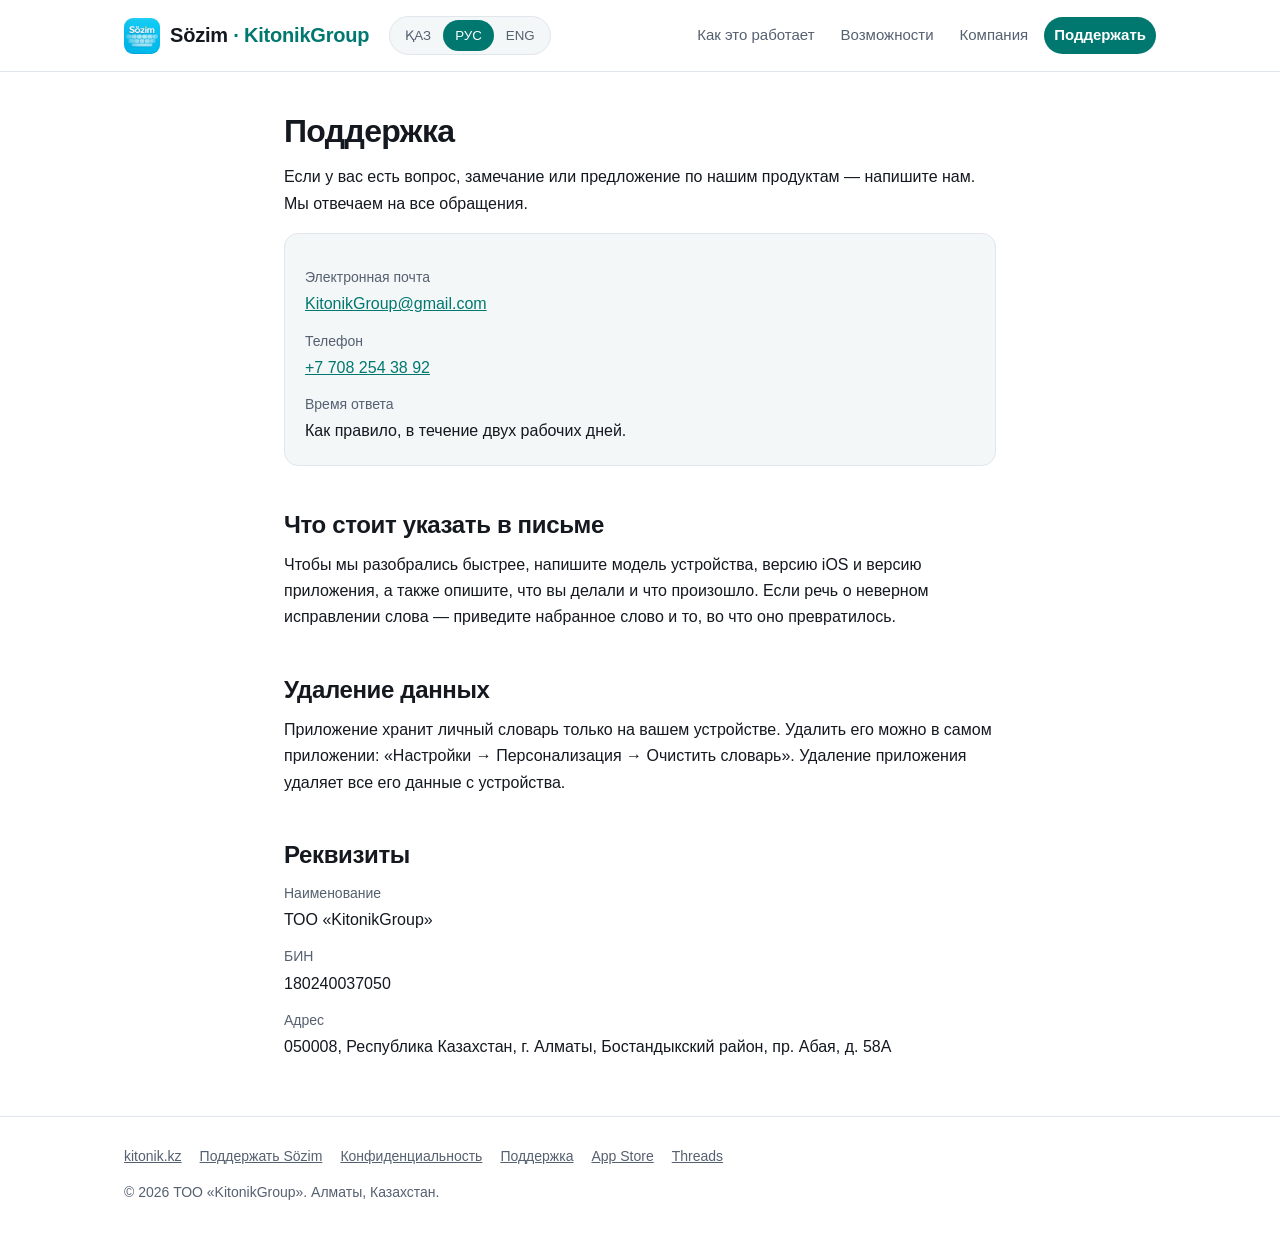
<file: support.html>
<!DOCTYPE html>
<html lang="ru" data-def="ru" data-t-kk="Қолдау қызметі — KITONIKGROUP, TOO" data-t-ru="Поддержка — KITONIKGROUP, TOO" data-t-en="Help &amp; contact — KITONIKGROUP, TOO" data-d-kk="«KitonikGroup» ЖШС өнімдерін пайдаланушыларға қолдау." data-d-ru="Поддержка пользователей продуктов ТОО «KitonikGroup»." data-d-en="Support for users of KitonikGroup LLP products.">
<head>
<meta charset="utf-8">
<meta name="viewport" content="width=device-width, initial-scale=1">
<title>Поддержка — KITONIKGROUP, TOO</title>
<meta name="description" content="Поддержка пользователей продуктов ТОО «KitonikGroup».">
<meta name="color-scheme" content="light dark">
<meta property="og:title" content="Қолдау қызметі — KITONIKGROUP, TOO">
<meta property="og:description" content="«KitonikGroup» ЖШС өнімдерін пайдаланушыларға қолдау.">
<meta property="og:image" content="https://kitonik.kz/assets/icon.jpg">
<link rel="icon" type="image/png" href="assets/favicon.png">
<link rel="apple-touch-icon" href="assets/apple-touch-icon.png">
<link rel="stylesheet" href="assets/site.css">
</head>
<body>

<header class="site">
  <div class="wrap top">
    <a class="brand" href="index.html"><img src="assets/icon-96.png" width="36" height="36" alt=""><div>Sözim<span> · KitonikGroup</span></div></a>
    <div class="lang" role="group" aria-label="Тіл · Язык · Language">
      <button type="button" data-lang="kk">ҚАЗ</button>
      <button type="button" data-lang="ru">РУС</button>
      <button type="button" data-lang="en">ENG</button>
    </div>
    <nav class="main" aria-label="Menu"><a href="index.html#how"><span data-l="kk">Қалай жұмыс істейді</span><span data-l="ru">Как это работает</span><span data-l="en">How it works</span></a><a href="index.html#features"><span data-l="kk">Мүмкіндіктер</span><span data-l="ru">Возможности</span><span data-l="en">Features</span></a><a href="index.html#company"><span data-l="kk">Компания</span><span data-l="ru">Компания</span><span data-l="en">Company</span></a><a href="qoldau/" class="pill"><span data-l="kk">Қолдау</span><span data-l="ru">Поддержать</span><span data-l="en">Support us</span></a></nav>
  </div>
</header>

<main class="wrap narrow">

<div data-l="kk">
  <h1>Қолдау қызметі</h1>
  <p>Біздің өнімдеріміз бойынша сұрағыңыз, ескертпеңіз немесе ұсынысыңыз болса — бізге жазыңыз. Біз барлық өтінішке жауап береміз.</p>

  <div class="card">
    <dl>
      <dt>Электрондық пошта</dt>
      <dd><a href="mailto:KitonikGroup@gmail.com">KitonikGroup@gmail.com</a></dd>
      <dt>Телефон</dt>
      <dd><a href="tel:+77082543892">+7 708 254 38 92</a></dd>
      <dt>Жауап беру уақыты</dt>
      <dd>Әдетте екі жұмыс күні ішінде.</dd>
    </dl>
  </div>

  <h2>Хатқа не жазған жөн</h2>
  <p>Біз тезірек анықтау үшін құрылғы моделін, iOS нұсқасын және қолданба нұсқасын жазыңыз, сондай-ақ не істегеніңізді және не болғанын сипаттаңыз. Егер сөз қате түзетілсе — теріп жазған сөзіңізді және ол неге айналғанын көрсетіңіз.</p>

  <h2>Деректерді жою</h2>
  <p>Қолданба жеке сөздікті тек сіздің құрылғыңызда сақтайды. Оны қолданбаның өзінде өшіруге болады: «Баптаулар → Персонализация → Сөздікті тазалау». Қолданбаны жою оның барлық деректерін құрылғыдан жояды.</p>

  <h2>Деректемелер</h2>
  <dl>
    <dt>Атауы</dt><dd>«KitonikGroup» ЖШС</dd>
    <dt>БСН</dt><dd>180240037050</dd>
    <dt>Мекенжай</dt><dd>050008, Қазақстан Республикасы, Алматы қ., Бостандық ауданы, Абай даңғылы, 58А үй</dd>
  </dl>
</div>

<div data-l="ru">
  <h1>Поддержка</h1>
  <p>Если у вас есть вопрос, замечание или предложение по нашим продуктам — напишите нам.
     Мы отвечаем на все обращения.</p>

  <div class="card">
    <dl>
      <dt>Электронная почта</dt>
      <dd><a href="mailto:KitonikGroup@gmail.com">KitonikGroup@gmail.com</a></dd>
      <dt>Телефон</dt>
      <dd><a href="tel:+77082543892">+7 708 254 38 92</a></dd>
      <dt>Время ответа</dt>
      <dd>Как правило, в течение двух рабочих дней.</dd>
    </dl>
  </div>

  <h2>Что стоит указать в письме</h2>
  <p>Чтобы мы разобрались быстрее, напишите модель устройства, версию iOS и версию
     приложения, а также опишите, что вы делали и что произошло. Если речь о неверном
     исправлении слова — приведите набранное слово и то, во что оно превратилось.</p>

  <h2>Удаление данных</h2>
  <p>Приложение хранит личный словарь только на вашем устройстве. Удалить его можно
     в самом приложении: «Настройки → Персонализация → Очистить словарь».
     Удаление приложения удаляет все его данные с устройства.</p>

  <h2>Реквизиты</h2>
  <dl>
    <dt>Наименование</dt><dd>ТОО «KitonikGroup»</dd>
    <dt>БИН</dt><dd>180240037050</dd>
    <dt>Адрес</dt><dd>050008, Республика Казахстан, г. Алматы, Бостандыкский район, пр. Абая, д. 58А</dd>
  </dl>
</div>

<div data-l="en">
  <h1>Help &amp; contact</h1>
  <p>If you have a question, a comment or a suggestion about our products, write to us. We answer every message.</p>

  <div class="card">
    <dl>
      <dt>Email</dt>
      <dd><a href="mailto:KitonikGroup@gmail.com">KitonikGroup@gmail.com</a></dd>
      <dt>Phone</dt>
      <dd><a href="tel:+77082543892">+7 708 254 38 92</a></dd>
      <dt>Response time</dt>
      <dd>Usually within two business days.</dd>
    </dl>
  </div>

  <h2>What to include in your message</h2>
  <p>To help us get to the bottom of it faster, please give your device model, iOS version and app version, and describe what you did and what happened. If it is about a wrong word correction, include the word you typed and what it turned into.</p>

  <h2>Deleting data</h2>
  <p>The app stores its personal dictionary only on your device. You can delete it in the app itself: “Settings → Personalization → Clear dictionary”. Deleting the app removes all of its data from your device.</p>

  <h2>Company details</h2>
  <dl>
    <dt>Name</dt><dd>KitonikGroup LLP</dd>
    <dt>BIN</dt><dd>180240037050</dd>
    <dt>Address</dt><dd>050008, Republic of Kazakhstan, Almaty, Bostandyk District, 58A Abay Ave.</dd>
  </dl>
</div>

</main>


<footer class="site">
  <div class="wrap">
    <div class="fl">
      <a href="index.html">kitonik.kz</a>
      <a href="qoldau/"><span data-l="kk">Sözim-ді қолдау</span><span data-l="ru">Поддержать Sözim</span><span data-l="en">Support Sözim</span></a>
      <a href="privacy.html"><span data-l="kk">Құпиялылық саясаты</span><span data-l="ru">Конфиденциальность</span><span data-l="en">Privacy policy</span></a>
      <a href="support.html"><span data-l="kk">Қолдау қызметі</span><span data-l="ru">Поддержка</span><span data-l="en">Help &amp; contact</span></a>
      <a href="https://apps.apple.com/app/id6793591152">App Store</a>
      <a href="https://www.threads.net/@sozim_keyboard">Threads</a>
    </div>
    <div><span data-l="kk">© 2026 «KitonikGroup» ЖШС. Алматы, Қазақстан.</span><span data-l="ru">© 2026 ТОО «KitonikGroup». Алматы, Казахстан.</span><span data-l="en">© 2026 KitonikGroup LLP. Almaty, Kazakhstan.</span></div>
  </div>
</footer>

<script src="assets/site.js"></script>
</body>
</html>
</file>
<file: assets/site.css>
:root{
  --bg:#fff; --fg:#14181f; --muted:#556070; --line:#e1e6ec; --soft:#f4f7f8;
  --accent:#00786f; --accent-2:#0a9a8e; --btn-fg:#fff;
  --hero-a:#e3f5f2; --hero-b:#f4f7ff;
  --band-a:#00605a; --band-b:#0b3f5c;
  --shadow:0 18px 40px -18px rgba(10,40,50,.35);
}
@media (prefers-color-scheme:dark){
  :root{
    --bg:#0f1216; --fg:#e8ecf1; --muted:#9aa5b3; --line:#262c34; --soft:#171b21;
    --accent:#4fd1c5; --accent-2:#38b2a6; --btn-fg:#04211e;
    --hero-a:#0e2a2b; --hero-b:#10182b;
    --band-a:#0d4a47; --band-b:#112b45;
    --shadow:0 18px 40px -18px rgba(0,0,0,.8);
  }
}
*{box-sizing:border-box}
html{scroll-behavior:smooth}
@media (prefers-reduced-motion:reduce){html{scroll-behavior:auto}}
body{
  margin:0;background:var(--bg);color:var(--fg);
  font:16px/1.65 -apple-system,BlinkMacSystemFont,"Segoe UI",Roboto,Helvetica,Arial,sans-serif;
  -webkit-font-smoothing:antialiased;overflow-wrap:break-word;
}
a{color:var(--accent)}
:focus-visible{outline:2px solid var(--accent);outline-offset:2px;border-radius:4px}
img{max-width:100%;height:auto}
.wrap{max-width:1080px;margin:0 auto;padding:0 24px}
.wrap.narrow{max-width:760px}
[id]{scroll-margin-top:16px}

/* языки: показываем только выбранный */
[data-l]{display:none}
html[lang="kk"] [data-l="kk"],html[lang="ru"] [data-l="ru"],html[lang="en"] [data-l="en"]{display:revert}

/* шапка */
header.site{border-bottom:1px solid var(--line);padding:14px 0}
.top{display:flex;align-items:center;justify-content:space-between;gap:12px 20px;flex-wrap:wrap}
.brand{display:flex;align-items:center;gap:10px;font-size:20px;font-weight:700;letter-spacing:-.01em;color:var(--fg);text-decoration:none}
.brand img{width:36px;height:36px;border-radius:9px;display:block}
.brand span{color:var(--accent)}
nav.main{display:flex;flex-wrap:wrap;gap:4px 6px;font-size:15px;order:3;width:100%}
nav.main a{color:var(--muted);text-decoration:none;padding:6px 10px;border-radius:999px}
nav.main a:hover{color:var(--accent)}
nav.main a.pill{background:var(--accent);color:var(--btn-fg);font-weight:600}
nav.main a.pill:hover{color:var(--btn-fg);opacity:.9}
.lang{display:inline-flex;border:1px solid var(--line);border-radius:999px;padding:3px;background:var(--soft)}
.lang button{border:0;background:transparent;color:var(--muted);font:600 13px/1 inherit;padding:8px 12px;border-radius:999px;cursor:pointer}
.lang button.on{background:var(--accent);color:var(--btn-fg)}
@media (max-width:520px){.brand span{display:none}nav.main a{padding:6px 8px}}
@media (min-width:900px){
  header.site{padding:16px 0}
  nav.main{order:0;width:auto;margin-left:auto;font-size:15px}
}

/* типографика */
h1{font-size:32px;line-height:1.2;letter-spacing:-.02em;margin:40px 0 14px}
h2{font-size:24px;line-height:1.25;letter-spacing:-.015em;margin:44px 0 12px}
h3{font-size:18px;margin:0 0 8px}
p{margin:0 0 14px}
ul{margin:0 0 14px;padding-left:22px}
li{margin:4px 0}
.lead{font-size:18px;color:var(--muted);margin-bottom:24px}
.upd{color:var(--muted);font-size:14px;margin-bottom:22px}
.muted{color:var(--muted)}
dl{margin:0}
dt{color:var(--muted);font-size:14px;margin-top:12px}
dd{margin:2px 0 0;font-variant-numeric:tabular-nums}
.card{background:var(--soft);border:1px solid var(--line);border-radius:14px;padding:20px;margin:16px 0}
.card h3{margin:0 0 8px}
.key{background:var(--soft);border:1px solid var(--line);border-left:3px solid var(--accent);border-radius:10px;padding:18px 20px;margin:18px 0}
.key p{margin:0}

/* кнопки */
.btn{display:inline-block;background:var(--accent);color:var(--btn-fg);text-decoration:none;font-weight:600;border-radius:12px;padding:13px 20px;margin:4px 8px 4px 0;border:1px solid transparent}
.btn:hover{opacity:.92}
.btn.ghost{background:transparent;color:var(--accent);border-color:var(--accent)}
.btn.light{background:#fff;color:#0b3f3b}
.btn.line-light{background:transparent;color:#fff;border-color:rgba(255,255,255,.6)}

/* главная: hero */
.hero{background:radial-gradient(900px 400px at 85% 0,var(--hero-a),transparent 70%),linear-gradient(180deg,var(--hero-b),var(--bg));border-bottom:1px solid var(--line)}
.hero .wrap{display:grid;gap:32px;grid-template-columns:1fr;padding-top:36px;padding-bottom:48px;align-items:center}
.eyebrow{display:inline-block;font-size:13px;font-weight:600;letter-spacing:.04em;text-transform:uppercase;color:var(--accent);margin-bottom:6px}
.hero h1{font-size:40px;margin:6px 0 14px}
.hero .lead{max-width:34em}
.chips{display:flex;flex-wrap:wrap;gap:8px;margin:20px 0 0;padding:0;list-style:none}
.chips li{margin:0;font-size:13px;color:var(--muted);background:var(--bg);border:1px solid var(--line);border-radius:999px;padding:6px 12px}
.phone{display:block;width:260px;max-width:70%;margin:0 auto;border-radius:30px;box-shadow:var(--shadow);border:1px solid var(--line)}
@media (min-width:900px){
  .hero .wrap{grid-template-columns:1.15fr .85fr;gap:56px;padding-top:64px;padding-bottom:72px}
  .hero h1{font-size:56px}
  .phone{width:310px;max-width:100%}
}

/* секции */
section{padding:8px 0}
.sec-lead{color:var(--muted);font-size:18px;max-width:40em}
.steps{display:grid;gap:16px;grid-template-columns:1fr;margin:24px 0 8px;padding:0;list-style:none;counter-reset:s}
.steps li{margin:0;counter-increment:s;background:var(--soft);border:1px solid var(--line);border-radius:14px;padding:20px 20px 18px}
.steps li::before{content:counter(s);display:flex;align-items:center;justify-content:center;width:34px;height:34px;border-radius:50%;background:var(--accent);color:var(--btn-fg);font-weight:700;margin-bottom:10px}
.steps p{margin:0;color:var(--muted)}
.note{font-size:14px;color:var(--muted)}
.feat{display:grid;gap:20px;grid-template-columns:1fr;margin:24px 0}
.fcard{background:var(--soft);border:1px solid var(--line);border-radius:18px;padding:18px;display:flex;flex-direction:column}
.fcard img{display:block;width:100%;max-width:280px;margin:0 auto 16px;border-radius:18px;box-shadow:var(--shadow)}
.fcard p{margin:0;color:var(--muted)}
.fcard.priv{background:linear-gradient(160deg,var(--band-a),var(--band-b));border-color:transparent;color:#fff;justify-content:center}
.fcard.priv p{color:rgba(255,255,255,.85)}
.fcard.priv a{color:#fff}
.fcard.priv svg{width:56px;height:56px;margin-bottom:14px}
@media (min-width:640px){.feat,.steps{grid-template-columns:repeat(2,1fr)}.steps{grid-template-columns:repeat(3,1fr)}}
@media (min-width:980px){.feat{grid-template-columns:repeat(3,1fr)}}
details{border:1px solid var(--line);border-radius:12px;background:var(--soft);margin:10px 0;padding:0 18px}
summary{cursor:pointer;font-weight:600;padding:14px 0;list-style-position:outside}
details[open] summary{padding-bottom:6px}
details p{color:var(--muted)}
.band{background:linear-gradient(135deg,var(--band-a),var(--band-b));color:#fff;border-radius:22px;padding:32px 24px;margin:48px 0 8px}
.band h2{margin:0 0 10px}
.band p{color:rgba(255,255,255,.9);max-width:40em}
.band .btn{margin-top:10px}
.cols{display:grid;gap:8px 32px;grid-template-columns:1fr}
@media (min-width:700px){.cols{grid-template-columns:1fr 1fr}}
.prod{display:flex;gap:12px;align-items:flex-start}
.tag{flex:none;font-size:12px;font-weight:600;border:1px solid var(--line);border-radius:999px;padding:3px 10px;color:var(--muted);background:var(--bg);margin-top:2px}
.tag.ok{color:var(--accent);border-color:var(--accent)}

/* qoldau */
.qr{display:block;width:100%;max-width:280px;height:auto;margin:8px auto 4px;border-radius:12px;background:#fff;padding:8px}
.center{text-align:center;color:var(--muted);font-size:14px}
.card dd.flex{display:flex;gap:10px;align-items:center;flex-wrap:wrap}
.iban{word-break:break-all}
.copy{border:1px solid var(--line);background:var(--bg);color:var(--accent);border-radius:8px;font:600 12px/1 inherit;padding:6px 10px;cursor:pointer}
.copy .ok{display:none}
.copy.done [data-l]{display:none!important}
.copy.done .ok{display:inline}

/* подвал */
footer.site{border-top:1px solid var(--line);margin-top:56px;padding:28px 0 48px;color:var(--muted);font-size:14px}
footer.site .fl{display:flex;flex-wrap:wrap;gap:6px 18px;margin-bottom:12px}
footer.site a{color:var(--muted)}
footer.site a:hover{color:var(--accent)}
</file>
